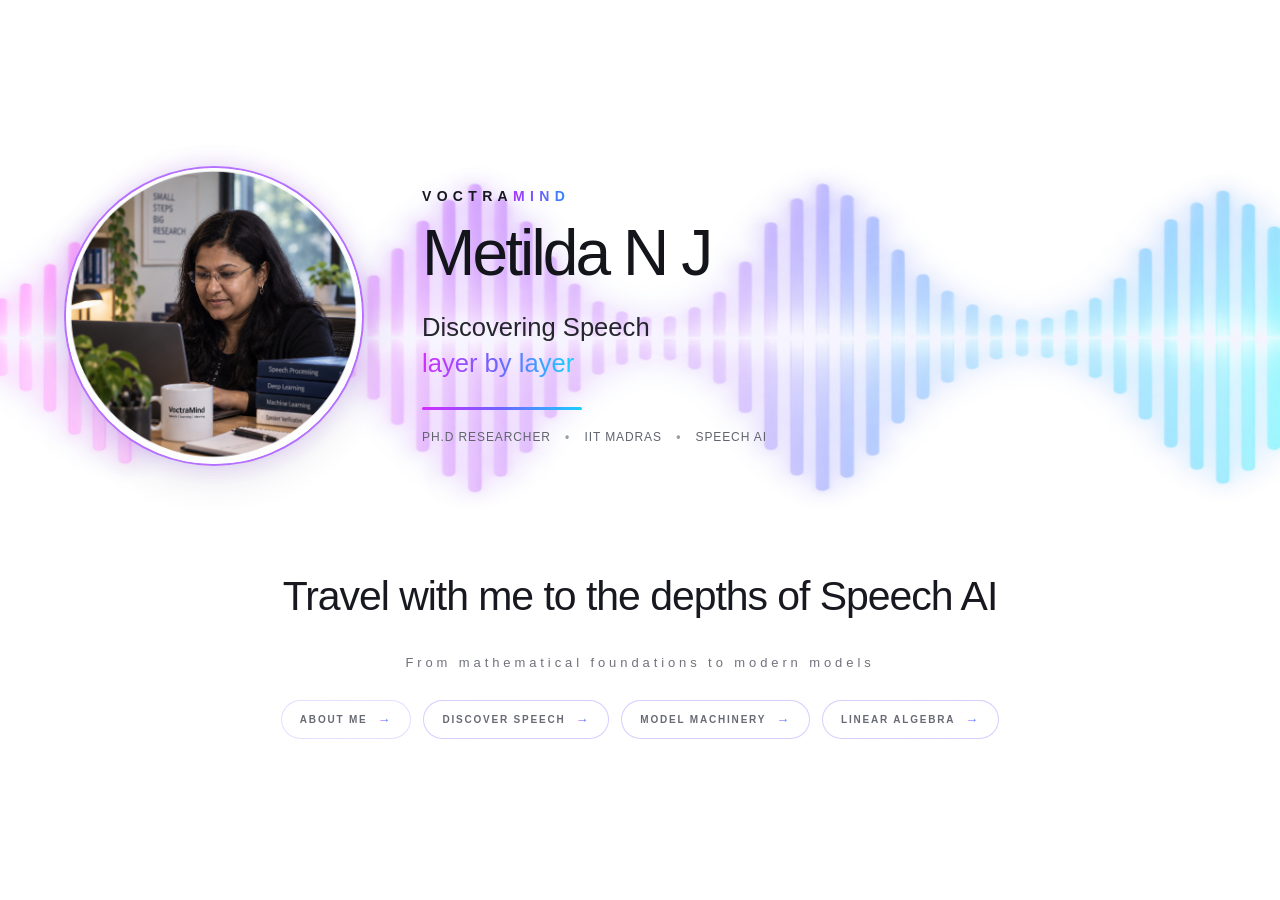
<file: index.html>
<!DOCTYPE html>
<html lang="en">
<head>
  <meta charset="UTF-8">
  <meta name="viewport" content="width=device-width, initial-scale=1.0">
  <title>VoctraMind — Speech AI</title>
  <link rel="stylesheet" href="style.css">
</head>

<body>
<main class="hero">

  <!-- Animated waveform background -->
  <div class="wave-layer" aria-hidden="true">
    <img src="wave_background.png" id="wave" alt="">
  </div>

  <!-- Soft white veil keeps text/portrait readable -->
  <div class="wave-soften" aria-hidden="true"></div>

  <div class="hero-content">

    <section class="identity">
      <div class="profile-frame">
        <img src="my_photo.png" alt="Profile photograph">
      </div>

      <div class="identity-copy">
        <div class="brand">VOCTRA<span>MIND</span></div>

        <h1>Metilda N J</h1>

        <p class="description">
          Discovering Speech<br>
	  <span>layer by layer</span>
          
        </p>

        <div class="gradient-line"></div>

        <p class="tags">
          PH.D RESEARCHER
          <b>•</b>
          IIT MADRAS
          <b>•</b>
          SPEECH AI
        </p>
      </div>
    </section>

    <section class="personal">
      <div class="personal-line">
        Travel with me to the depths of Speech AI <span></span>
      </div>

      <div class="roles">
        <span>From mathematical foundations to modern models</span>
      </div>

      <div class="hero-separator"></div>

    </section>

    <div class="hero-entry-buttons">
       <a href="about.html" class="about-button">
        ABOUT ME <span>→</span>
      </a>

      <a href="discover.html" class="mechanics-button">
        DISCOVER SPEECH
        <span>→</span>
      </a>


       <a href="mechanics.html" class="mechanics-button">
        MODEL MACHINERY <span>→</span>
      </a>

      <a href="linear-algebra.html" class="mechanics-button">
        LINEAR ALGEBRA <span>→</span>
      </a>





    </div>  

  </div>
</main>


<script src="script.js"></script>
</body>
</html>
</file>
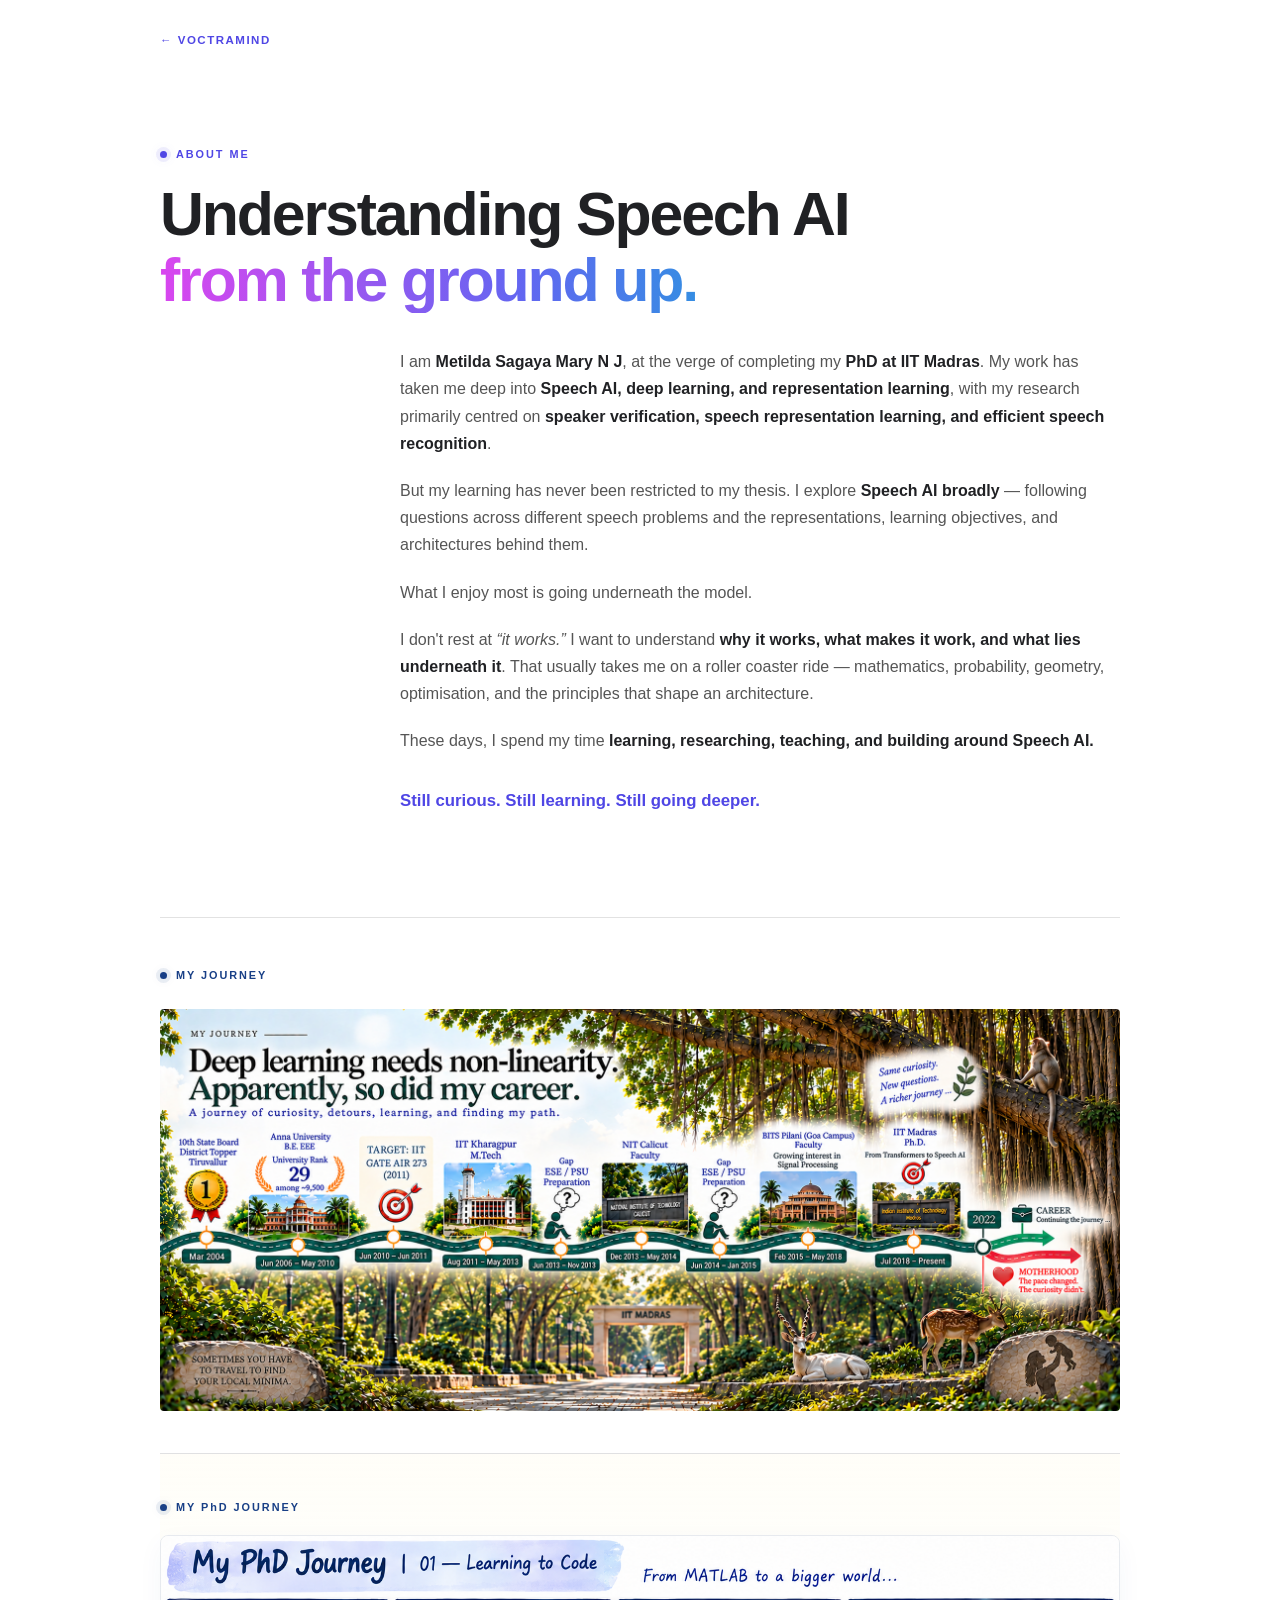
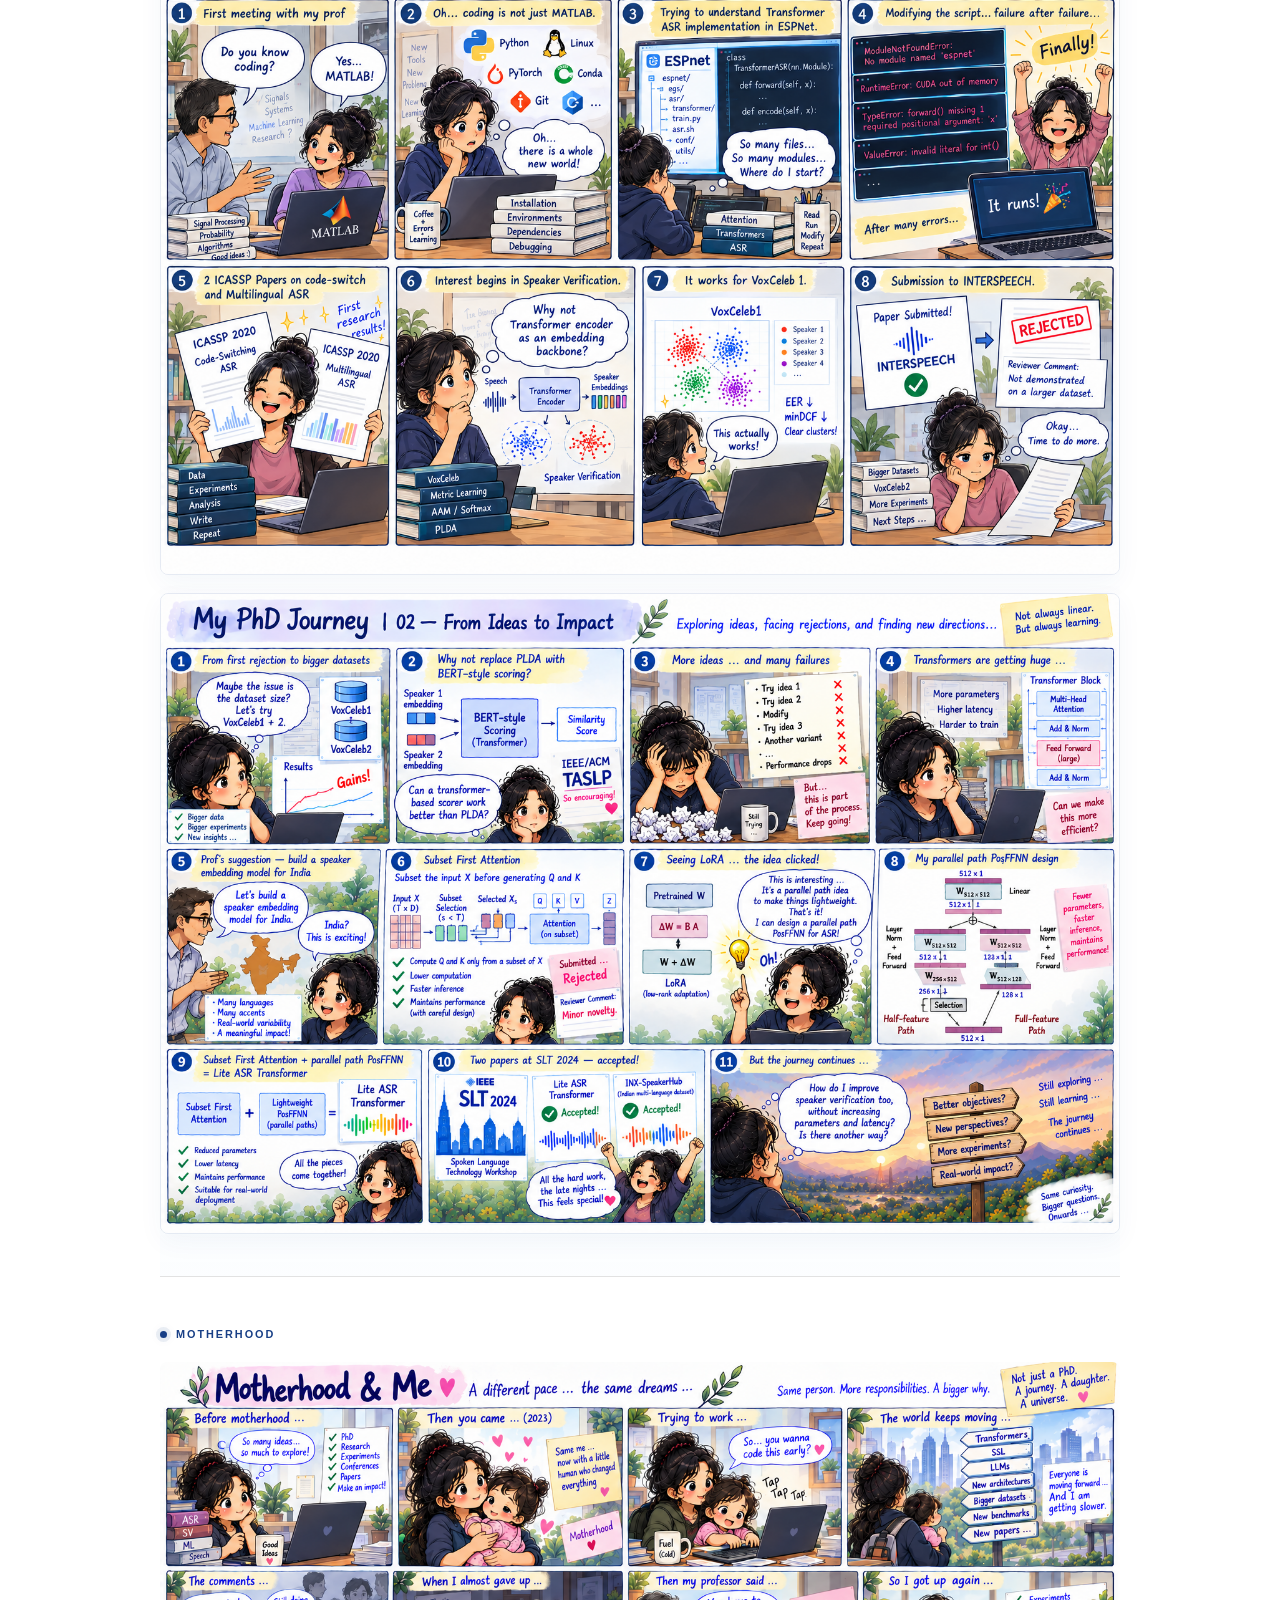
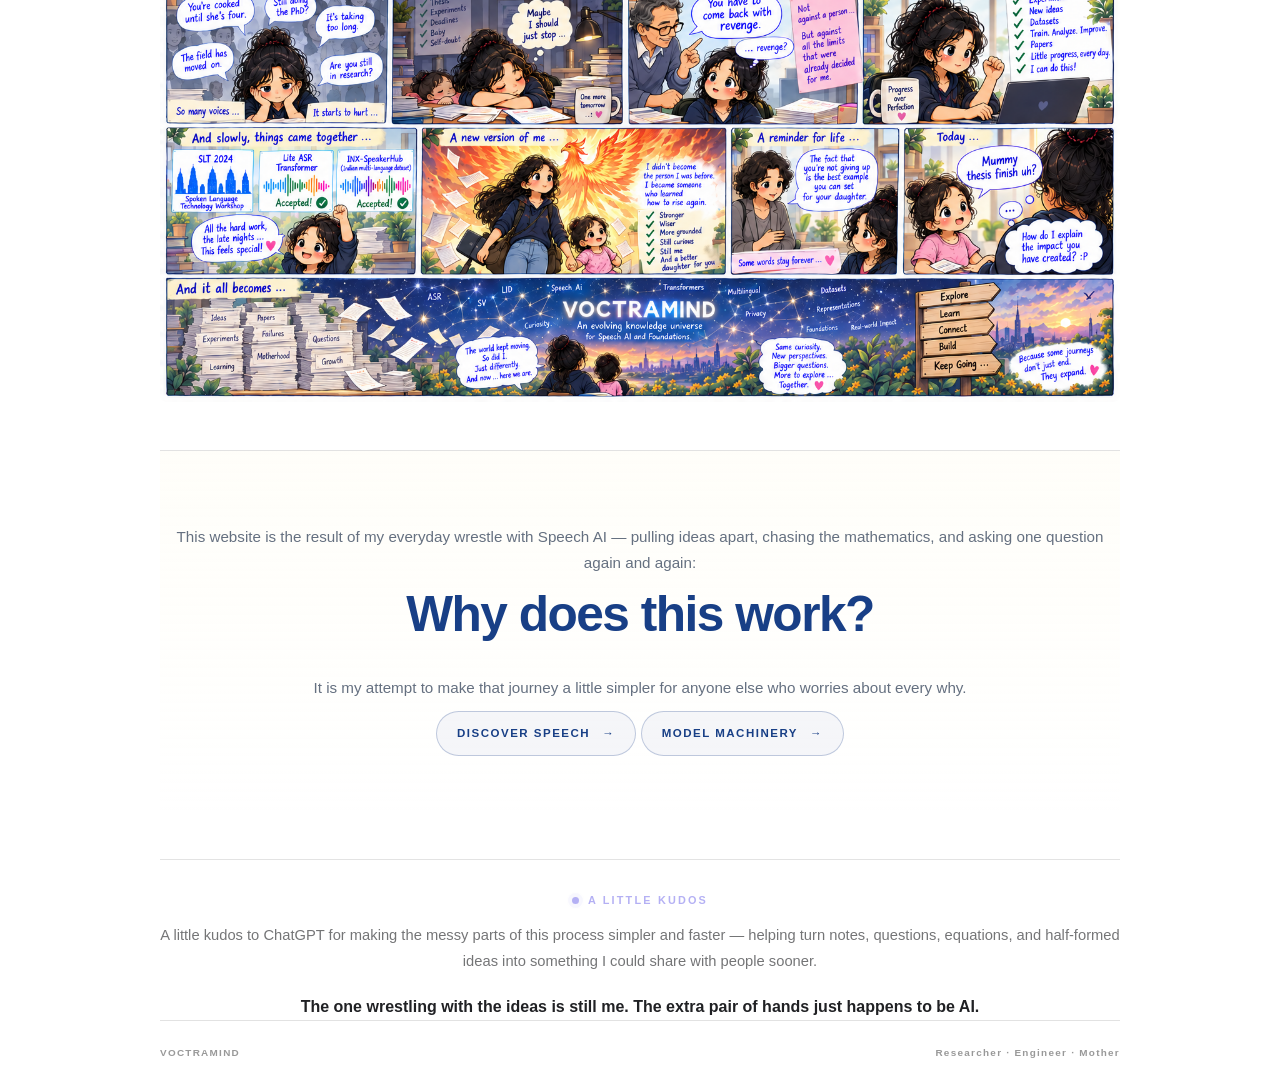
<file: about.html>
<!DOCTYPE html>
<html lang="en">
<head>
  <meta charset="UTF-8">
  <meta name="viewport" content="width=device-width, initial-scale=1.0">

  <title>About Me — VoctraMind</title>

  <link rel="stylesheet" href="about.css">
</head>

<body>

  <main class="about-page">

    <nav class="about-nav">
      <a href="index.html" class="back-link">← VOCTRAMIND</a>
    </nav>

    <!-- =====================================================
         HERO
    ====================================================== -->

    <section class="about-hero">

      <div class="section-label">ABOUT ME</div>

      <h1>
        Understanding Speech AI
        <span>from the ground up.</span>
      </h1>

      <div class="about-intro">
        <p>
          I am <strong>Metilda Sagaya Mary N J</strong>, at the verge of completing my <strong>PhD at IIT Madras</strong>.
          My work has taken me deep into <strong>Speech AI, deep learning,
          and representation learning</strong>, with my research primarily
          centred on <strong>speaker verification, speech representation
          learning, and efficient speech recognition</strong>.
        </p>

        <p>
          But my learning has never been restricted to my thesis. I explore
          <strong>Speech AI broadly</strong> — following questions across
          different speech problems and the representations, learning
          objectives, and architectures behind them.
        </p>

        <p>
          What I enjoy most is going underneath the model.
        </p>

        <p>
          I don't rest at <em>“it works.”</em> I want to understand
          <strong>why it works, what makes it work, and what lies underneath it</strong>.
          That usually takes me on a roller coaster ride — mathematics, probability,
          geometry, optimisation, and the principles that shape an architecture.
        </p>

        <p>
          These days, I spend my time
          <strong>learning, researching, teaching, and building around Speech AI.</strong>
        </p>

        <p class="closing-line">
          Still curious. Still learning. Still going deeper.
        </p>
      </div>

    </section>


    <!-- =====================================================
         MY JOURNEY
    ====================================================== -->

    <section class="about-section journey-visual-section" aria-label="My academic and career journey">

      <div class="section-label">MY JOURNEY</div>

      <div class="journey-figure">
        <img
          src="my_journey.png"
          alt="Visual timeline of my academic and career journey from 2004 through my IIT Madras PhD, with a parallel motherhood path beginning in 2022."
          loading="lazy"
        >
      </div>

    </section>


    <!-- =====================================================
         MY PhD JOURNEY
    ====================================================== -->

    <section class="about-section phd-comics-section" aria-label="My PhD Journey">

      <div class="section-label">MY PhD JOURNEY</div>

      <div class="phd-comics">
        <figure class="phd-comic">
          <img
            src="images/about/phd-journey-01.png"
            alt="My PhD Journey — 01, Learning to Code"
            loading="lazy"
          >
        </figure>

        <figure class="phd-comic">
          <img
            src="images/about/phd-journey-02.png"
            alt="My PhD Journey — 02, From Ideas to Impact"
            loading="lazy"
          >
        </figure>
      </div>

    </section>


    <!-- =====================================================
         MOTHERHOOD
    ====================================================== -->

    <section class="about-section motherhood-section" aria-label="Motherhood">

      <div class="section-label">MOTHERHOOD</div>

      <div class="motherhood-figure">
        <img
          src="motherhood_comic.png"
          alt="Motherhood and PhD journey comic"
          loading="lazy"
        >
      </div>

    </section>


    <!-- =====================================================
         CURIOSITY / TRANSITION
    ====================================================== -->

    <section class="about-end">

      <p>
        This website is the result of my everyday wrestle with Speech AI —
	pulling ideas apart, chasing the mathematics, and asking one question
	again and again:
      </p>

      <h2>
        Why does this work?
      </h2>

      <p>
        It is my attempt to make that journey a little simpler for anyone
	else who worries about every why.
      </p>

      <a href="discover.html" class="discover-button">
        DISCOVER SPEECH
        <span>→</span>
      </a>

<a href="mechanics.html" class="discover-button">
        MODEL MACHINERY
        <span>→</span>
      </a>


    </section>

    <section class="about-kudos">

      <div class="section-label">
        A LITTLE KUDOS
      </div>

      <p>
        A little kudos to ChatGPT for making the messy parts of this process simpler and faster — helping turn notes, questions,
        equations, and half-formed ideas into something I could share
        with people sooner.
      </p>

      <strong>
        The one wrestling with the ideas is still me.
        The extra pair of hands just happens to be AI.
      </strong>

      </section>


    <footer class="about-footer">

      <span>VOCTRAMIND</span>

      <span>
        Researcher · Engineer · Mother
      </span>

    </footer>

  </main>

</body>
</html>
</file>
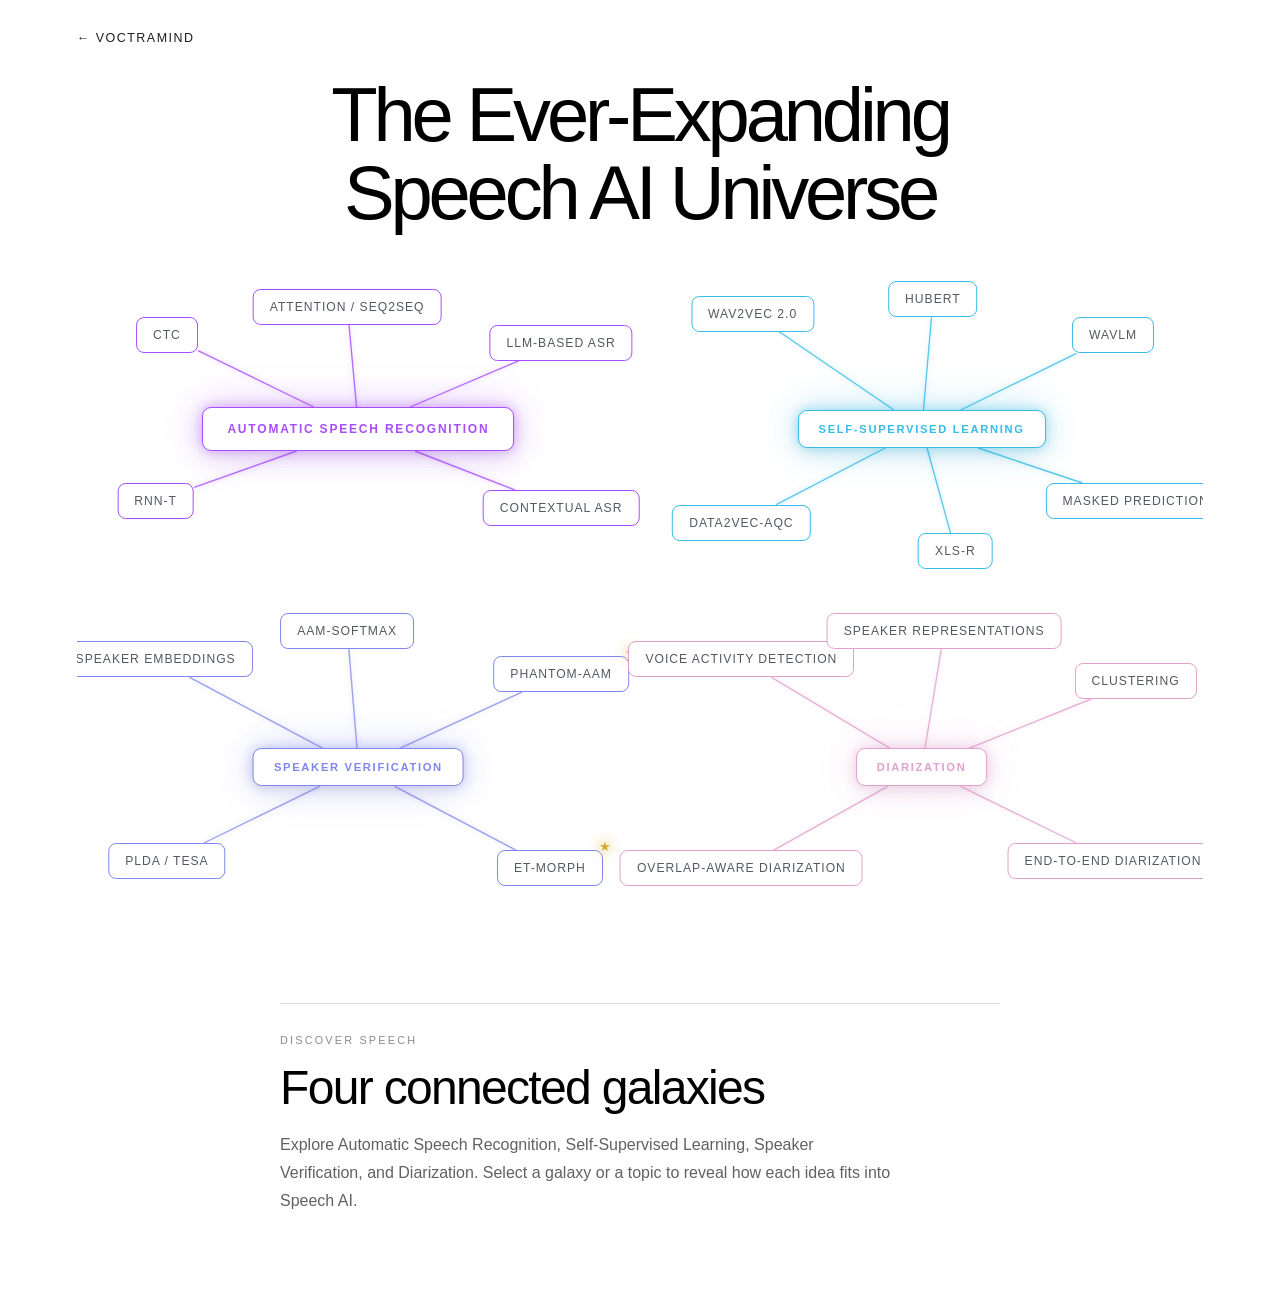
<file: discover.html>
<!DOCTYPE html>
<html lang="en">
<head>
  <meta charset="UTF-8">
  <meta name="viewport" content="width=device-width, initial-scale=1.0">
  <title>Discover Speech — VoctraMind</title>
  <link rel="stylesheet" href="discover.css">
</head>

<body>
  <main class="mechanics-page">

    <nav class="mechanics-nav">
      <a href="index.html">← VOCTRAMIND</a>
    </nav>

    <header class="mechanics-header">
      <h1>The Ever-Expanding Speech AI Universe</h1>
    </header>

    <section class="mechanics-web" aria-label="Discover Speech knowledge map">
      <svg id="mechanicsLines" aria-hidden="true"></svg>
      <div id="mechanicsNodes"></div>
    </section>

    <section class="mechanics-topic-panel" id="mechanicsTopicPanel">
      <div class="mechanics-topic-kicker" id="mechanicsTopicKicker">DISCOVER SPEECH</div>
      <h2 id="mechanicsTopicTitle">Four connected galaxies</h2>
      <p id="mechanicsTopicText">
        Explore Automatic Speech Recognition, Self-Supervised Learning, Speaker Verification,
        and Diarization. Select a galaxy or a topic to reveal how each idea fits into Speech AI.
      </p>
    </section>

  </main>

  <script src="discover.js"></script>
</body>
</html>
</file>
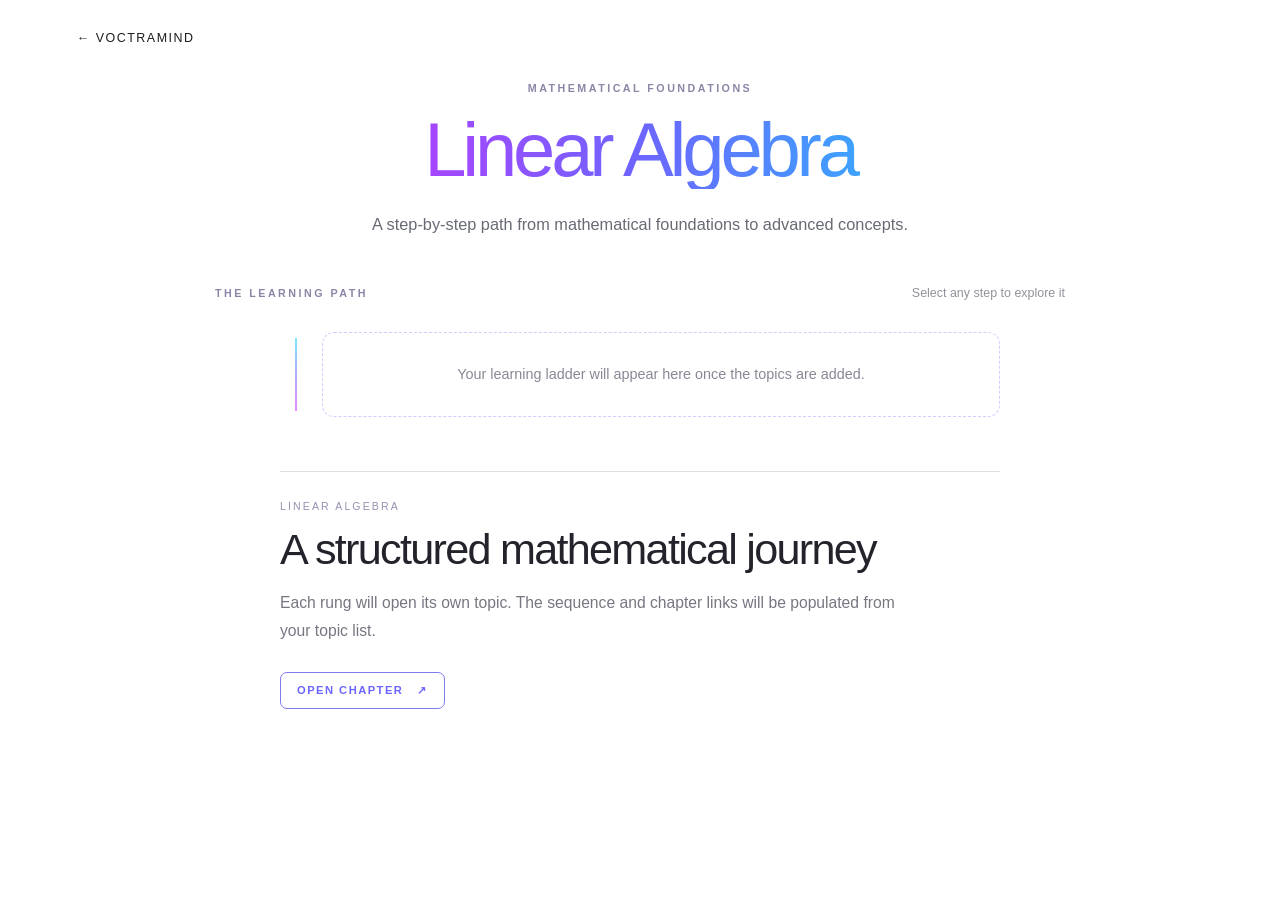
<file: linear-algebra.html>
<!DOCTYPE html>
<html lang="en">
<head>
  <meta charset="UTF-8">
  <meta name="viewport" content="width=device-width, initial-scale=1.0">
  <title>Linear Algebra — VoctraMind</title>
  <link rel="stylesheet" href="linear-algebra.css">
</head>
<body>
  <main class="la-page">
    <nav class="la-nav">
      <a href="index.html">← VOCTRAMIND</a>
    </nav>

    <header class="la-header">
      <div class="la-kicker">MATHEMATICAL FOUNDATIONS</div>
      <h1>Linear Algebra</h1>
      <p>A step-by-step path from mathematical foundations to advanced concepts.</p>
    </header>

    <section class="la-path-section" aria-label="Linear Algebra learning path">
      <div class="la-path-intro">
        <span class="la-path-label">THE LEARNING PATH</span>
        <span class="la-path-hint">Select any step to explore it</span>
      </div>
      <div class="la-path" id="linearAlgebraPath">
        <div class="la-empty-state">
          Your learning ladder will appear here once the topics are added.
        </div>
      </div>
    </section>

    <section class="la-topic-panel" id="laTopicPanel" aria-live="polite">
      <div class="la-topic-kicker" id="laTopicKicker">LINEAR ALGEBRA</div>
      <h2 id="laTopicTitle">A structured mathematical journey</h2>
      <p id="laTopicDescription">Each rung will open its own topic. The sequence and chapter links will be populated from your topic list.</p>
      <a class="la-open-topic" id="laTopicLink" href="#" hidden>OPEN CHAPTER <span aria-hidden="true">↗</span></a>
    </section>
  </main>

  <script src="linear-algebra.js"></script>
</body>
</html>
</file>
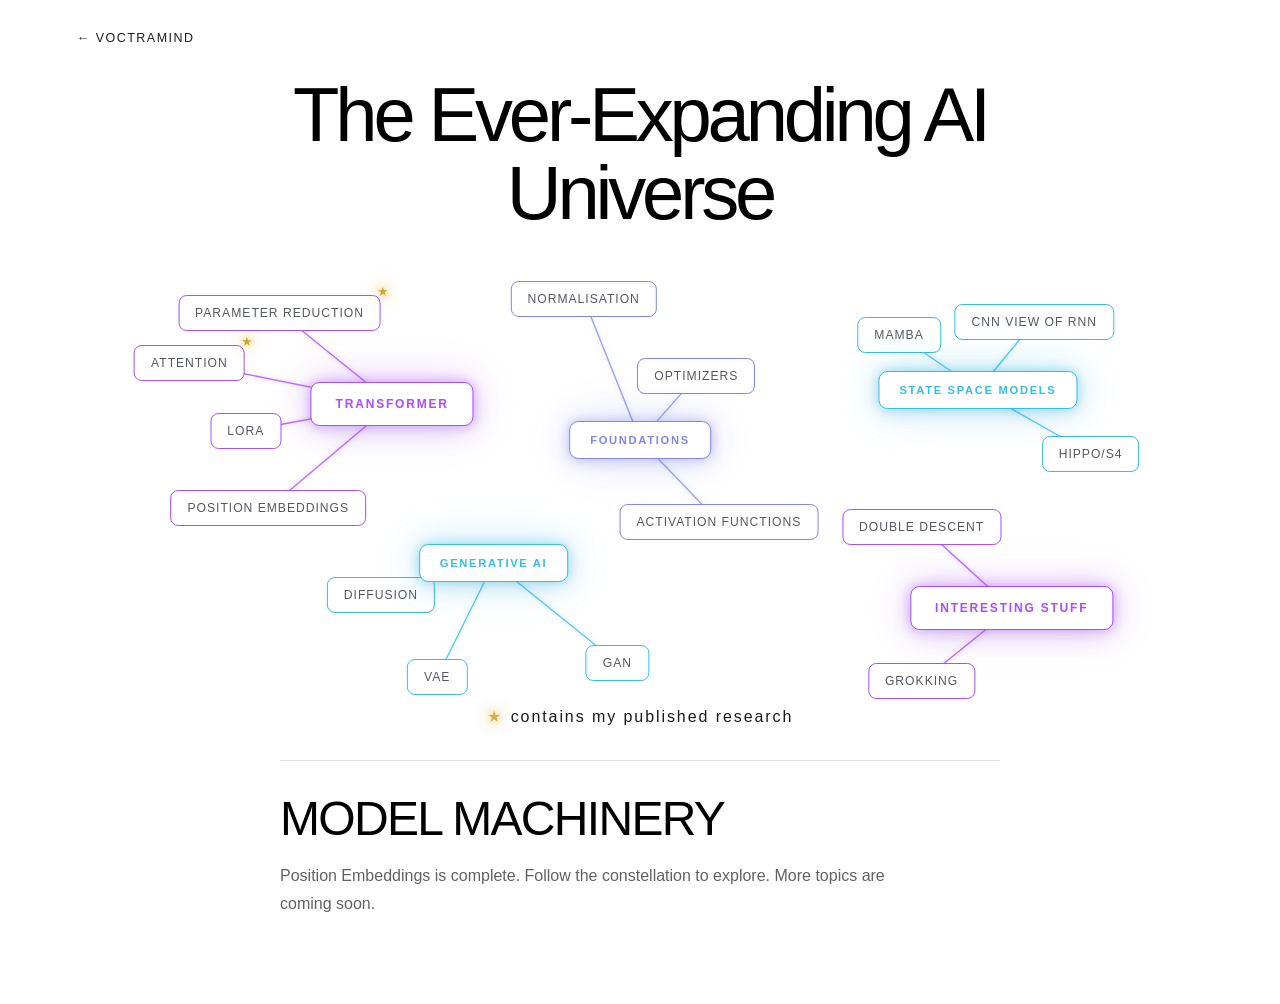
<file: mechanics.html>
<!DOCTYPE html>
<html lang="en">
<head>
  <meta charset="UTF-8">
  <meta name="viewport" content="width=device-width, initial-scale=1.0">
  <title>Model Mechanics — VoctraMind</title>
  <link rel="stylesheet" href="mechanics.css">
</head>

<body>
  <main class="mechanics-page">

    <nav class="mechanics-nav">
      <a href="index.html">← VOCTRAMIND</a>
    </nav>

    <header class="mechanics-header">
     

      <h1>
        The Ever-Expanding AI Universe
      </h1>

    </header>


    <!-- =========================
         MODEL MECHANICS KNOWLEDGE MAP
         ========================= -->

    <section
      class="mechanics-web"
      aria-label="Model Mechanics knowledge map"
    >

      <svg id="mechanicsLines" aria-hidden="true"></svg>

      <div id="mechanicsNodes"></div>

    </section>

      <!-- =========================
         MY RESEARCH BADGE
         ========================= -->


    <div
        class="research-legend">
        <span class="research-star">★</span>
        <span>contains my published research</span>
    </div>
    </div>



    <!-- =========================
         TOPIC INFORMATION PANEL
         ========================= -->

    <section class="mechanics-topic-panel" id="mechanicsTopicPanel">

   

      <h2 id="mechanicsTopicTitle">
       MODEL MACHINERY
      </h2>

      <p id="mechanicsTopicText">
        Position Embeddings is complete. Follow the constellation to explore. More topics are coming soon.
      </p>

    </section>


  </main>

  <script src="mechanics.js"></script>

</body>
</html>
</file>
<file: style.css>
*{box-sizing:border-box}

html,body{
  margin:0;
  min-height:100%;
  background:#fff;
}

body{
  color:#171821;
  font-family:Arial,Helvetica,sans-serif;
  overflow-x:hidden;
}

.hero{
  min-height:100vh;
  position:relative;
  overflow:hidden;
  background:#fff;
  padding:60px 0 55px;
}

/* =========================
   LIVING WAVEFORM
========================= */

.wave-layer{
  position:absolute;
  z-index:0;
  left:-9%;
  top:4%;
  width:118%;
  height:67vh;
  min-height:0;
  max-height:none;
  display:flex;
  align-items:center;
  justify-content:center;
  pointer-events:none;
  transform-origin:center center;
  will-change:transform,opacity;
}

.wave-layer img{
  display:block;

  width:100%;
  height:auto;

  max-width:none;

  transform:scaleY(0.70);
  transform-origin:center center;

  will-change:transform,filter;
}


.wave-soften{
  position:absolute;
  z-index:1;
  inset:0;
  pointer-events:none;
  background:
    radial-gradient(
      ellipse at center,
      rgba(255,255,255,.02) 0%,
      rgba(255,255,255,.00) 48%,
      rgba(255,255,255,.08) 100%
    );
}

/* =========================
   CONTENT
========================= */

.hero-content{
  width:min(1180px,90vw);
  min-height:calc(100vh - 115px);
  margin:0 auto;
  position:relative;
  z-index:5;
  display:flex;
  flex-direction:column;
  justify-content:center;
}

.identity{
  display:flex;
  align-items:center;
  gap:58px;
}

.profile-frame{
  width:300px;
  height:300px;
  flex:0 0 300px;
  border-radius:50%;
  overflow:hidden;
  background:#fff;
  border:2px solid rgba(154,57,255,.72);
  box-shadow:
    0 12px 38px rgba(55,45,110,.13),
    0 0 22px rgba(167,77,255,.20);
}

.profile-frame img{
  display:block;
  width:100%;
  height:100%;
  object-fit:cover;
  object-position:center 20%;
  border-radius:50%;
}

.identity-copy{
  max-width:700px;
}

.brand{
  margin-bottom:18px;
  font-size:14px;
  font-weight:700;
  letter-spacing:.38em;
  color:#171821;
}

.brand span{
  background:linear-gradient(90deg,#a735ff,#278fff);
  -webkit-background-clip:text;
  background-clip:text;
  color:transparent;
}

h1{
  margin:0;
  font-size:clamp(42px,5vw,68px);
  line-height:.98;
  font-weight:500;
  letter-spacing:-.045em;
  color:#14151b;
}

.description{
  margin:25px 0 0;
  font-size:clamp(20px,2vw,27px);
  line-height:1.4;
  color:#25262d;
}

.description span {
    background: linear-gradient(
        90deg,
        #d32dff,
        #6d65ff,
        #19cfff
    );

    -webkit-background-clip: text;
    background-clip: text;

    color: transparent;
}

.gradient-line{
  width:160px;
  height:3px;
  margin-top:26px;
  border-radius:3px;
  background:linear-gradient(90deg,#d32dff,#6d65ff,#19cfff);
}

.tags{
  margin:20px 0 0;
  font-size:12px;
  font-weight:500;
  letter-spacing:.075em;
  color:#62646d;
}

.tags b{
  margin:0 10px;
  color:#9a9ba3;
}

/* =========================
   PERSONAL
========================= */

.personal{
  margin-top:100px;
  text-align:center;
}

.personal-line{
  font-size:clamp(28px,3.2vw,43px);
  line-height:1.2;
  letter-spacing:-.025em;
  color:#181920;
}

.personal-line span{
  color:#f04491;
  font-size:1.15em;
}

.roles{
  display:flex;
  justify-content:center;
  align-items:center;
  gap:22px;
  margin-top:32px;
  font-size:13px;
  letter-spacing:.30em;
  color:#70727c;
}

.roles i{
  font-style:normal;
  color:#9a9ba3;
}



/* =========================
   HERO ENTRY BUTTONS
========================= */

.hero-entry-buttons{
  display:flex;
  justify-content:center;
  align-items:center;
  gap:12px;
  margin-top:30px;
}

.about-button,
.discover-button,.mechanics-button{
  display:inline-flex;
  align-items:center;
  gap:10px;

  padding:11px 18px;

  border:1px solid rgba(109,101,255,.20);
  border-radius:999px;

  background:rgba(255,255,255,.52);

  color:#686a75;
  text-decoration:none;

  font-size:10px;
  font-weight:600;
  letter-spacing:.18em;

  transition:
    color .25s ease,
    border-color .25s ease,
    box-shadow .25s ease,
    transform .25s ease;
}

.about-button span,
.discover-button span,.mechanics-button span{
  font-size:13px;

  background:linear-gradient(
    90deg,
    #d32dff,
    #6d65ff,
    #19cfff
  );

  -webkit-background-clip:text;
  background-clip:text;
  color:transparent;
}

.about-button:hover,
.discover-button:hover,.mechanics-button:hover{
  color:#555762;
  border-color:rgba(109,101,255,.38);
  box-shadow:0 0 22px rgba(109,101,255,.10);
  transform:translateY(-1px);
}

.discover-button{
  border-color:rgba(109,101,255,.30);
}
.mechanics-button{
  border-color:rgba(109,101,255,.30);
}

@media(max-width:800px){
  .hero-entry-buttons{
    flex-wrap:wrap;
    gap:10px;
  }
}



















/* =========================
   MOBILE
========================= */

@media(max-width:800px){
  .about-section{
    width:88vw;
    padding:90px 0 110px;
  }

  .about-section h2{
    margin-bottom:32px;
  }

  .about-section p{
    font-size:16px;
    line-height:1.75;
  }

  .hero{padding:40px 0 45px}

  .hero-content{
    width:90vw;
    min-height:auto;
  }

  .wave-layer{
    left:-38%;
    width:176%;
    height:55vh;
    min-height:300px;
    opacity:.7;
  }

  .identity{
    flex-direction:column;
    align-items:center;
    text-align:center;
    gap:30px;
  }

  .profile-frame{
    width:210px;
    height:210px;
    flex-basis:210px;
  }

  .identity-copy{max-width:100%}

  h1{font-size:38px}

  .gradient-line{
    margin-left:auto;
    margin-right:auto;
  }

  .tags{line-height:2}

  .personal{margin-top:75px}

  .roles{
    flex-wrap:wrap;
    gap:12px;
    letter-spacing:.20em;
  }

  .network{
    opacity:.30;
    transform:scale(.72);
  }

  .network-left{left:-55px}
  .network-right{right:-55px}
}

@media(prefers-reduced-motion:reduce){
  .wave-layer,
  .network{
    animation:none!important;
  }
}
</file>
<file: about.css>
/* =========================================================
   VOCTRAMIND — ABOUT
   Soft technical / research notebook aesthetic
   Indigo edition
   ========================================================= */

:root {
  --bg: #FFFFFF;
  --text: #202124;
  --muted: #777;
  --soft: #999;

  --indigo: #4F46E5;
  --indigo-light: #6366F1;

  --indigo-soft: rgba(79, 70, 229, 0.07);
  --indigo-line: rgba(79, 70, 229, 0.18);

  --border: rgba(32, 33, 36, 0.13);
  --white: rgba(255, 255, 255, 0.72);
}


/* =========================================================
   BASE
   ========================================================= */

* {
  box-sizing: border-box;
}

html {
  scroll-behavior: smooth;
}

body {
  margin: 0;

  background: #FFFFFF;

  color: #202124;

  font-family: Arial, "Helvetica Neue", Helvetica, sans-serif;

  font-size: 16px;
  line-height: 1.7;
}

a {
  color: inherit;
  text-decoration: none;
}

.about-page {
  width: min(960px, calc(100% - 44px));
  margin: 0 auto;
}


/* =========================================================
   NAV
   ========================================================= */

.about-nav {
  padding: 25px 0;
}

.back-link {
  display: inline-flex;
  align-items: center;
  gap: 8px;

  color: var(--indigo);

  font-size: 0.72rem;
  font-weight: 700;
  letter-spacing: 0.13em;

  transition:
    transform 0.2s ease,
    opacity 0.2s ease;
}

.back-link:hover {
  transform: translateX(-3px);
  opacity: 0.75;
}


/* =========================================================
   SECTION LABEL
   ========================================================= */

.section-label {
  display: inline-flex;
  align-items: center;
  gap: 9px;

  margin-bottom: 18px;

  color: var(--indigo);

  font-size: 0.68rem;
  font-weight: 750;
  letter-spacing: 0.18em;
}

.section-label::before {
  content: "";

  width: 7px;
  height: 7px;

  border-radius: 50%;

  background: var(--indigo);

  box-shadow:
    0 0 0 4px rgba(79, 70, 229, 0.08),
    0 0 12px rgba(91, 91, 214, 0.18);
}


/* =========================================================
   HERO / CURRENT ME
   ========================================================= */

.about-hero {
  position: relative;

  padding: 62px 0 82px;
}


.about-hero h1 {
  max-width: 720px;

  margin: 0 0 35px;

  font-size: clamp(2.25rem, 5vw, 3.8rem);
  line-height: 1.08;

  letter-spacing: -0.035em;

  font-weight: 650;
}

.about-hero h1 span {
  display: block;

  background: linear-gradient(90deg, #D946EF 0%, #6366F1 50%, #06B6D4 100%);
  -webkit-background-clip: text;
  -webkit-text-fill-color: transparent;
  background-clip: text;
  color: transparent;
}

.about-intro {
  max-width: 720px;
  margin-left: auto;
}

.about-intro p {
  margin: 0 0 20px;

  color: #555;

  font-size: 1rem;
}

.about-intro strong {
  color: #202124;
  font-weight: 650;
}

.closing-line {
  margin-top: 32px !important;

  color: #4F46E5 !important;

  font-size: 1.05rem !important;
  font-weight: 650;
}


/* =========================================================
   GENERAL SECTIONS
   ========================================================= */

.about-section {
  position: relative;

  padding: 76px 0;

  border-top: 1px solid var(--border);
}

.about-section h2 {
  max-width: 760px;

  margin: 0 0 38px;

  font-size: clamp(1.9rem, 4vw, 2.9rem);
  line-height: 1.12;

  letter-spacing: -0.025em;

  font-weight: 630;
}

.about-section h2 span {
  color: var(--indigo);
}

.story {
  max-width: 720px;
  margin-left: auto;
}

.story p {
  margin: 0 0 22px;

  color: #555;

  font-size: 0.99rem;
}

.story strong {
  color: #202124;
  font-weight: 650;
}


/* =========================================================
   QUOTES
   ========================================================= */

blockquote {
  margin: 38px 0;

  padding: 10px 0 10px 20px;

  border-left: 2px solid var(--indigo);

  color: var(--indigo);

  font-size: 1.15rem;
  line-height: 1.55;

  font-style: italic;
}


/* =========================================================
   JOURNEY
   ========================================================= */

.journey-section {
  position: relative;
}

.journey-section::before {
  content: "";

  position: absolute;

  left: -24px;
  top: 125px;
  bottom: 75px;

  width: 1px;

  background:
    linear-gradient(
      to bottom,
      transparent,
      var(--indigo-line),
      var(--indigo-line),
      transparent
    );
}

.journey-section blockquote {
  margin-top: 48px;

  font-size: 1.35rem;
}


/* =========================================================
   PHD
   ========================================================= */

.phd-section {
  background:
    radial-gradient(
      circle at 95% 18%,
      rgba(79, 70, 229, 0.035),
      transparent 23%
    );
}


/* =========================================================
   SUPERVISOR CARD
   ========================================================= */

.quote-card {
  max-width: 570px;

  margin: 42px 0 50px;

  padding: 26px 30px;

  background: var(--white);

  border: 1px solid var(--border);

  border-radius: 14px;

  box-shadow:
    0 12px 35px rgba(79, 70, 229, 0.045);

  backdrop-filter: blur(8px);
}

.quote-label {
  margin-bottom: 3px;

  color: var(--soft);

  font-size: 0.61rem;
  font-weight: 750;
  letter-spacing: 0.16em;
}

.quote-card blockquote {
  margin: 4px 0 17px;

  padding-left: 14px;

  font-size: 1.2rem;

  font-style: normal;

  color: #202124;
}

.quote-note {
  margin-bottom: 4px !important;

  color: var(--soft) !important;

  font-size: 0.85rem !important;
}

.quote-joke {
  margin: 0 !important;

  color: #4F46E5 !important;

  font-size: 0.9rem !important;
}


/* =========================================================
   MENTOR / RESEARCH FREEDOM
   ========================================================= */

.mentor-note {
  margin-top: 55px;
  padding: 32px 0;

  border-top: 1px solid var(--border);
  border-bottom: 1px solid var(--border);
}

.mentor-note blockquote {
  margin: 28px 0;

  font-size: 1.35rem;

  color: var(--indigo);
}


/* =========================================================
   PRETRAINED MODEL
   ========================================================= */

.phd-ending {
  margin-top: 65px;

  padding: 28px;

  text-align: center;

  border: 1px solid var(--indigo-line);

  border-radius: 14px;

  background:
    linear-gradient(
      135deg,
      rgba(79, 70, 229, 0.035),
      rgba(99, 102, 241, 0.025)
    );
}

.phd-ending p {
  margin-bottom: 10px;

  color: var(--soft);

  font-size: 0.85rem;
}

.model-joke {
  font-size: 1.35rem;
  line-height: 1.4;

  color: #202124;
}

.model-joke span {
  color: var(--indigo);
}


/* =========================================================
   ANOTHER LAYER
   ========================================================= */

.next-layer-section {
  padding-top: 90px;
  padding-bottom: 60px;
}

.daughter-line {
  max-width: 650px;

  font-size: 1.35rem !important;
  line-height: 1.45 !important;
}

.daughter-line strong {
  color: var(--indigo);
}

.pace-line {
  margin-top: 38px !important;

  color: #4F46E5 !important;

  font-size: 1.12rem !important;
}


/* =========================================================
   WHAT IT TAUGHT ME
   ========================================================= */

.lessons-section {
  padding-top: 60px;
}

.lessons-section .story {
  max-width: 700px;
}

.acceptance-line {
  margin-top: 35px !important;

  color: #4F46E5 !important;

  font-size: 1.25rem !important;
}


/* =========================================================
   FINAL TRANSITION
   ========================================================= */

.about-end {
  position: relative;

  padding: 105px 0 95px;

  text-align: center;

  border-top: 1px solid var(--border);
}


.about-end::before {
  left: 5%;
  top: 50%;
}

.about-end::after {
  right: 5%;
  top: 25%;
}

.about-end p {
  margin-bottom: 10px;

  color: var(--muted);

  font-size: 0.95rem;
}

.about-end h2 {
  margin: 0 auto 32px;

  font-size: clamp(1.9rem, 4vw, 3.1rem);
  line-height: 1.15;

  letter-spacing: -0.03em;

  font-weight: 620;

  color: #202124;
}


/* =========================================================
   DISCOVER BUTTON
   ========================================================= */

.discover-button {
  display: inline-flex;
  align-items: center;
  gap: 12px;

  padding: 12px 20px;

  border: 1px solid rgba(91, 91, 214, 0.30);

  border-radius: 999px;

  background: rgba(79, 70, 229, 0.045);

  color: var(--indigo);

  font-size: 0.72rem;
  font-weight: 750;
  letter-spacing: 0.13em;

  transition:
    background 0.22s ease,
    border-color 0.22s ease,
    transform 0.22s ease,
    box-shadow 0.22s ease;
}

.discover-button span {
  transition: transform 0.22s ease;
}

.discover-button:hover {
  background: rgba(79, 70, 229, 0.09);

  border-color: rgba(79, 70, 229, 0.50);

  transform: translateY(-2px);

  box-shadow:
    0 8px 24px rgba(79, 70, 229, 0.10);
}

.discover-button:hover span {
  transform: translateX(4px);
}


/* =========================================================
   FOOTER
   ========================================================= */

.about-footer {
  display: flex;
  justify-content: space-between;
  align-items: center;

  padding: 24px 0;

  border-top: 1px solid var(--border);

  color: var(--soft);

  font-size: 0.62rem;
  font-weight: 650;
  letter-spacing: 0.13em;
}

/* =========================================================
   KUDOS
   ========================================================= */

.about-kudos {
  max-width: 960px;

  margin: 45px auto 0;

  padding-top: 25px;

  border-top: 1px solid rgba(29, 29, 27, 0.12);

  text-align: center;
}

.about-kudos .section-label {
  margin-bottom: 12px;

  font-size: 0.68rem;

  letter-spacing: 0.2em;

  opacity: 0.42;
}

.about-kudos p {
  max-width: 960px;

  margin: 0 0 18px;

  font-size: 0.92rem;

  line-height: 1.8;

  opacity: 0.62;
}

.about-kudos p:last-child {
  margin-bottom: 0;

  opacity: 0.8;
}


/* =========================================================
   MOBILE
   ========================================================= */

@media (max-width: 760px) {

  .about-page {
    width: calc(100% - 30px);
  }

  .about-hero {
    padding: 48px 0 65px;
  }

  .about-hero h1 {
    font-size: 2.25rem;
  }

  .about-intro {
    margin-left: 0;
  }

  .about-section {
    padding: 62px 0;
  }

  .about-section h2 {
    font-size: 2rem;
  }

  .story {
    margin-left: 0;
  }

  .journey-section::before {
    display: none;
  }

  .quote-card {
    padding: 22px 23px;
  }

  .daughter-line {
    font-size: 1.2rem !important;
  }

  .about-end {
    padding: 80px 0;
  }

  .about-end::before,
  .about-end::after {
    display: none;
  }

  .about-footer {
    flex-direction: column;
    align-items: flex-start;
    gap: 8px;
  }
  .about-kudos {
  margin-top: 65px;
  padding-top: 32px;
  }

  .about-kudos p {
  font-size: 0.88rem;
  line-height: 1.75;
  }
}


/* =========================================================
   JOURNEY VISUAL
   ========================================================= */

.journey-visual-section {
  padding-top: 76px;
  padding-bottom: 76px;
}

.journey-visual-section .section-label {
  margin-bottom: 24px;
}

.journey-figure {
  width: 100%;
  margin: 0 auto;
  overflow: hidden;
  border-radius: 4px;
}

.journey-figure img {
  display: block;
  width: 100%;
  height: auto;
  border: 0;
}

@media (max-width: 760px) {
  .journey-visual-section {
    padding-top: 62px;
    padding-bottom: 62px;
  }

  .journey-figure {
    overflow-x: auto;
    -webkit-overflow-scrolling: touch;
  }

  .journey-figure img {
    width: 960px;
    max-width: none;
  }
}


/* =========================================================
   MOTHERHOOD COMIC
   Keep the wide comic visually contained rather than
   stretching it across the full About page.
   ========================================================= */

.motherhood-section {
  padding-top: 68px;
  padding-bottom: 78px;
}

.motherhood-section .section-label {
  margin-bottom: 26px;
}

.motherhood-figure {
  width: min(100%, 100%);
  margin: 0 auto;
  overflow: hidden;
  border-radius: 8px;
}

.motherhood-figure img {
  display: block;
  width: 100%;
  height: auto;
  border: 0;
}


/* ---------------------------------------------------------
   MOBILE
   Keep the comic readable without forcing horizontal
   scrolling.
   --------------------------------------------------------- */

@media (max-width: 760px) {

  .motherhood-section {
    padding-top: 58px;
    padding-bottom: 62px;
  }

  .motherhood-figure {
    width: 100%;
    overflow: hidden;
    border-radius: 5px;
  }

  .motherhood-figure img {
    width: 100%;
    height: auto;
  }

}


/* =========================================================
   MY PhD JOURNEY — TWO LOCKED COMICS
   ========================================================= */

.phd-comics-section {
  padding-top: 76px;
  padding-bottom: 78px;
}

.phd-comics-section .section-label {
  margin-bottom: 26px;
}

.phd-comics {
  display: flex;
  flex-direction: column;
  gap: 34px;
}

.phd-comic {
  width: 100%;
  margin: 0;
  overflow: hidden;
  border-radius: 8px;
}

.phd-comic img {
  display: block;
  width: 100%;
  height: auto;
  border: 0;
}

@media (max-width: 760px) {
  .phd-comics-section {
    padding-top: 58px;
    padding-bottom: 62px;
  }

  .phd-comics {
    gap: 24px;
  }

  .phd-comic {
    border-radius: 5px;
  }
}

/* =========================================================
   JOURNEY / COMICS — TIGHTER, COMIC-MATCHED RHYTHM
   ========================================================= */
body {
  background: #FFFFFF;
}

.journey-visual-section {
  padding-top: 42px;
  padding-bottom: 42px;
}

.journey-visual-section .section-label,
.phd-comics-section .section-label,
.motherhood-section .section-label {
  color: #183f86;
}

.journey-visual-section .section-label::before,
.phd-comics-section .section-label::before,
.motherhood-section .section-label::before {
  background: #183f86;
  box-shadow:
    0 0 0 4px rgba(24, 63, 134, 0.08),
    0 0 12px rgba(24, 63, 134, 0.14);
}

.phd-comics-section {
  padding-top: 38px;
  padding-bottom: 42px;
  background:
    linear-gradient(
      to bottom,
      rgba(255, 248, 218, 0.18),
      rgba(255, 255, 255, 0) 22%,
      rgba(236, 246, 255, 0.16) 100%
    );
}

.phd-comics-section .section-label {
  margin-bottom: 18px;
}

.phd-comics {
  gap: 18px;
}

.phd-comic {
  border: 1px solid rgba(24, 63, 134, 0.10);
  box-shadow: 0 8px 26px rgba(24, 63, 134, 0.045);
}

.motherhood-section {
  padding-top: 42px;
  padding-bottom: 48px;
}

.motherhood-section .section-label {
  margin-bottom: 18px;
}

.about-end {
  padding: 58px 0 58px;
  background:
    linear-gradient(
      to bottom,
      rgba(255, 248, 218, 0.16),
      rgba(252, 251, 247, 0)
    );
}

.about-end p {
  color: #657080;
}

.about-end h2 {
  color: #183f86;
}

.discover-button {
  border-color: rgba(24, 63, 134, 0.25);
  background: rgba(24, 63, 134, 0.045);
  color: #183f86;
}

.discover-button:hover {
  background: rgba(24, 63, 134, 0.08);
  border-color: rgba(24, 63, 134, 0.40);
}

@media (max-width: 760px) {
  .journey-visual-section {
    padding-top: 40px;
    padding-bottom: 40px;
  }

  .phd-comics-section {
    padding-top: 38px;
    padding-bottom: 42px;
  }

  .phd-comics {
    gap: 14px;
  }

  .motherhood-section {
    padding-top: 40px;
    padding-bottom: 46px;
  }

  .about-end {
    padding: 58px 0 58px;
  }
}
</file>
<file: discover.css>
* {
  box-sizing: border-box;
}

html,
body {
  margin: 0;
  padding: 0;
  min-height: 100%;
}

body {
  font-family: "Inter", "Helvetica Neue", Helvetica, Arial, sans-serif;
}
/* ================================
   PAGE
   ================================ */

.mechanics-page {
  min-height: 100vh;
  padding: 28px 6vw 70px;
}


/* ================================
   NAVIGATION
   ================================ */

.mechanics-nav {
  margin-bottom: 28px;
}

.mechanics-nav a {
  text-decoration: none;
  color: #1d1d1b;
  font-size: 0.78rem;
  letter-spacing: 0.12em;
  transition: opacity 0.25s ease;
}

.mechanics-nav a:hover {
  opacity: 0.55;
}


/* ================================
   HEADER
   ================================ */

.mechanics-header {
  max-width: 760px;
  margin: 30px auto 18px;
  text-align: center;
}

.mechanics-header .section-label {
  font-size: 11px;
  font-weight: 600;
  letter-spacing: 0.3em;
  color: #9a8da8;
  margin-bottom: 18px;
}

.mechanics-header h1 {
  margin: 0;
  font-size: clamp(46px, 6vw, 76px);
  line-height: 1.02;
  font-weight: 500;
  letter-spacing: -0.055em;
}

/* GLOBAL WEBSITE TITLE GRADIENT — UNCHANGED */

.mechanics-header h1 span {
  background: linear-gradient(
    90deg,
    #d32dff,
    #6d65ff,
    #19cfff
  );

  -webkit-background-clip: text;
  background-clip: text;
  color: transparent;
}

.mechanics-header p {
  margin: 24px auto 0;
  max-width: 590px;

  font-size: 17px;
  line-height: 1.7;

  color: #686a74;
}


/* ================================
   KNOWLEDGE MAP
   ================================ */

.mechanics-web {
  position: relative;
  width: 100%;
  min-height: 455px;
  margin-top: 4px;
  overflow: hidden;
}


/* ================================
   LAYERS
   ================================ */

#mechanicsLines {
  position: absolute;
  inset: 0;

  width: 100%;
  height: 100%;

  z-index: 1;
  pointer-events: none;
}

#mechanicsNodes {
  position: absolute;
  inset: 0;

  z-index: 2;
}


/* ================================
   CONNECTION LINES
   ALWAYS DARK / VISIBLE
   ================================ */

.mechanics-line {
  fill: none;

  stroke-width: 1.35;
  opacity: 0.82;

  vector-effect: non-scaling-stroke;

  transition: none;
}

/*
   Active does NOT become darker.
   This is deliberately identical to normal.
*/

.mechanics-line.active {
  opacity: 0.82;
  stroke-width: 1.35;
}


/* ================================
   TRANSFORMER LINES
   ================================ */

.mechanics-line.family-transformer {
  stroke: #a84dff;

  filter:
    drop-shadow(0 0 2px rgba(168, 77, 255, 0.30))
    drop-shadow(0 0 6px rgba(168, 77, 255, 0.12));
}

.mechanics-line.family-transformer.active {
  stroke: #a84dff;

  filter:
    drop-shadow(0 0 2px rgba(168, 77, 255, 0.30))
    drop-shadow(0 0 6px rgba(168, 77, 255, 0.12));
}


/* ================================
   SSM LINES
   ================================ */

.mechanics-line.family-ssm {
  stroke: #35bce8;

  filter:
    drop-shadow(0 0 2px rgba(53, 188, 232, 0.30))
    drop-shadow(0 0 6px rgba(53, 188, 232, 0.12));
}

.mechanics-line.family-ssm.active {
  stroke: #35bce8;

  filter:
    drop-shadow(0 0 2px rgba(53, 188, 232, 0.30))
    drop-shadow(0 0 6px rgba(53, 188, 232, 0.12));
}


/* ================================
   FOUNDATIONS LINES
   ================================ */

.mechanics-line.family-foundations {
  stroke: #858bea;

  filter:
    drop-shadow(0 0 2px rgba(133, 139, 234, 0.30))
    drop-shadow(0 0 6px rgba(133, 139, 234, 0.12));
}

.mechanics-line.family-foundations.active {
  stroke: #858bea;

  filter:
    drop-shadow(0 0 2px rgba(133, 139, 234, 0.30))
    drop-shadow(0 0 6px rgba(133, 139, 234, 0.12));
}


/* ================================
   GENERATIVE AI LINES
   ================================ */

.mechanics-line.family-generative {
  stroke: #e2a0ce;

  filter:
    drop-shadow(0 0 2px rgba(226, 160, 206, 0.30))
    drop-shadow(0 0 6px rgba(226, 160, 206, 0.12));
}

.mechanics-line.family-generative.active {
  stroke: #e2a0ce;

  filter:
    drop-shadow(0 0 2px rgba(226, 160, 206, 0.30))
    drop-shadow(0 0 6px rgba(226, 160, 206, 0.12));
}


/* ================================
   FAMILY VARIABLES
   ================================ */

.mechanics-node.family-transformer {
  --family-dark: #a84dff;
  --family-soft: #f7efff;
  --family-light: #fcf8ff;
  --family-border: rgba(168, 77, 255, 0.34);
}

.mechanics-node.family-ssm {
  --family-dark: #35bce8;
  --family-soft: #eefaff;
  --family-light: #f9fdff;
  --family-border: rgba(53, 188, 232, 0.34);
}

.mechanics-node.family-foundations {
  --family-dark: #7f86ed;
  --family-soft: #f1f2ff;
  --family-light: #fafaff;
  --family-border: rgba(127, 134, 237, 0.34);
}

.mechanics-node.family-generative {
  --family-dark: #e2a0ce;
  --family-soft: #fdf4fa;
  --family-light: #fffafd;
  --family-border: rgba(226, 160, 206, 0.34);
}


/* ================================
   BASE NODE
   ================================ */

.mechanics-node {
  position: absolute;

  transform: translate(-50%, -50%);

  display: block;
  width: max-content;

  padding: 10px 16px;

  appearance: none;
  -webkit-appearance: none;

  background: #fff;

  border: 1px solid var(--family-dark);
  border-radius: 8px;

  color: #555860;

  font-family: inherit;
  font-size: 0.76rem;
  letter-spacing: 0.08em;
  text-transform: uppercase;

  cursor: pointer;

  z-index: 2;

  transition:
    transform 0.3s ease,
    box-shadow 0.3s ease;
}


/* ================================
   CHILD / TOPIC NODES
   NO GLOW
   ================================ */

.mechanics-node.topic {
  background: #fff;

  border-color: var(--family-dark);

  color: #555860;

  box-shadow: none;
}
/* ================================
   PUBLISHED RESEARCH MARKER
   ================================ */

.mechanics-node.research-topic::after {
  content: "★";

  position: absolute;
  top: -10px;
  right: -10px;

  font-size: 0.8rem;
  line-height: 1;

  color: #d6a62c;

  text-shadow:
    0 0 2px #FFFFFF,
    0 0 5px #FFF4C4,
    0 0 9px #E8C75A,
    0 0 16px rgba(218, 178, 62, 0.85),
    0 0 26px rgba(190, 145, 35, 0.45);
  pointer-events: none;

  animation: researchStar 2.2s ease-in-out infinite;
}


/* ================================
   RESEARCH LEGEND STAR
   SAME CHROME-GOLD AS RESEARCH NODES
   ================================ */

.research-star {
  color: #d6a62c;

  text-shadow:
    0 0 2px #FFFFFF,
    0 0 5px #FFF4C4,
    0 0 9px #E8C75A,
    0 0 16px rgba(218, 178, 62, 0.85),
    0 0 26px rgba(190, 145, 35, 0.45);

  transform-origin: center;

  animation: researchStar 2.2s ease-in-out infinite;
}

/* ================================
   CHILD HOVER
   ================================ */

.mechanics-node.topic:hover {
  transform: translate(-50%, -50%) translateY(-2px);

  background: #fff;

  border-color: var(--family-dark);

  color: #1d1d1b;

  box-shadow: none;
}


/* ================================
   CHILD ACTIVE
   ================================ */

.mechanics-node.topic.active {
  background: #fff;

  border-color: var(--family-dark);

  color: #1d1d1b;

  box-shadow: none;
}

/* ================================
   FAMILY / CATEGORY PARENTS
   ================================ */

.mechanics-node.category {
  background: #fff;

  border: 1px solid var(--family-dark);

  color: var(--family-dark);

  padding: 12px 20px;

  border-radius: 9px;

  font-size: 0.70rem;
  font-weight: 600;
  letter-spacing: 0.15em;

  opacity: 1;

  z-index: 5;

  box-shadow:
    0 0 10px var(--family-border),
    0 0 28px var(--family-border),
    0 0 46px var(--family-border),
    0 6px 22px rgba(29, 29, 27, 0.045);
}


/* ================================
   TRANSFORMER PARENT
   ================================ */

.mechanics-node.family-transformer.category {
  padding: 14px 24px;

  font-size: 0.75rem;

  box-shadow:
    0 0 11px rgba(168, 77, 255, 0.40),
    0 0 30px rgba(168, 77, 255, 0.25),
    0 0 50px rgba(168, 77, 255, 0.13),
    0 7px 24px rgba(29, 29, 27, 0.055);
}


/* ================================
   SSM PARENT
   ================================ */

.mechanics-node.family-ssm.category {
  box-shadow:
    0 0 11px rgba(53, 188, 232, 0.40),
    0 0 30px rgba(53, 188, 232, 0.25),
    0 0 50px rgba(53, 188, 232, 0.13),
    0 6px 22px rgba(29, 29, 27, 0.045);
}


/* ================================
   FOUNDATIONS PARENT
   ================================ */

.mechanics-node.family-foundations.category {
  box-shadow:
    0 0 11px rgba(127, 134, 237, 0.38),
    0 0 30px rgba(127, 134, 237, 0.23),
    0 0 50px rgba(127, 134, 237, 0.12),
    0 6px 22px rgba(29, 29, 27, 0.045);
}


/* ================================
   GENERATIVE AI PARENT
   ================================ */

.mechanics-node.family-generative.category {
  box-shadow:
    0 0 11px rgba(226, 160, 206, 0.38),
    0 0 30px rgba(226, 160, 206, 0.23),
    0 0 50px rgba(226, 160, 206, 0.12),
    0 6px 22px rgba(29, 29, 27, 0.045);
}


/* ================================
   PARENTS — NO HOVER EFFECT
   ================================ */

/*
   Explicitly cancel hover behaviour.
   Clicking/hovering the parent produces
   exactly the same visual appearance.
*/

.mechanics-node.category:hover,
.mechanics-node.category.active {
  transform: translate(-50%, -50%);

  background: #fff;

  border-color: var(--family-dark);

  color: var(--family-dark);
}


/* ================================
   TOPIC PANEL
   ================================ */

.mechanics-topic-panel {
  max-width: 720px;
  margin: 34px auto 0;
  padding: 30px 0 0;

  border-top: 1px solid rgba(29, 29, 27, 0.14);
}

.mechanics-topic-kicker {
  font-size: 0.68rem;
  letter-spacing: 0.2em;
  opacity: 0.45;
  margin-bottom: 14px;
}

.mechanics-topic-panel h2 {
  margin: 0;

  font-size: clamp(1.8rem, 4vw, 3rem);
  font-weight: 400;
  letter-spacing: -0.035em;
}

.mechanics-topic-panel p {
  max-width: 620px;
  margin-top: 16px;

  font-size: 1rem;
  line-height: 1.75;
  opacity: 0.62;
}





/* ================================
   RESEARCH LEGEND
   ================================ */

.research-legend {
  display: flex;
  align-items: center;
  justify-content: center;

  gap: 8px;

  margin-top: 3px;

  font-size: 1rem;
  letter-spacing: 0.12em;

  opacity: 0.9;
}


/* ================================
   MOBILE
   ================================ */

@media (max-width: 800px) {

  .mechanics-page {
    padding: 24px 6vw 60px;
  }

  .mechanics-nav {
    margin-bottom: 38px;
  }

  .mechanics-header {
    margin-top: 24px;
    margin-bottom: 30px;
  }

  .mechanics-web {
    min-height: 600px;
  }

  .mechanics-node {
    font-size: 0.68rem;
    padding: 9px 12px;
  }

  .mechanics-node.category {
    padding: 10px 15px;
    font-size: 0.64rem;
  }

  .mechanics-node.family-transformer.category {
    padding: 12px 18px;
  }
}


@media (max-width: 520px) {

  .mechanics-header h1 {
    font-size: 3.2rem;
  }

  .mechanics-web {
    min-height: 700px;
  }

  .mechanics-topic-panel {
    margin-top: 30px;
  }
}


/* =========================================================
   DISCOVER SPEECH — SAME MODEL MECHANICS DESIGN SYSTEM
   Layout sizing only; the visual language above is unchanged.
   ========================================================= */
.mechanics-web {
  min-height: 720px;
}

@media (max-width: 800px) {
  .mechanics-web {
    min-height: 1040px;
  }
}

@media (max-width: 520px) {
  .mechanics-web {
    min-height: 1260px;
  }
}

@media (max-width: 800px) {
  .mechanics-node { max-width: 46vw; white-space: normal; text-align: center; }
  .mechanics-node.category { max-width: 54vw; }
}
</file>
<file: linear-algebra.css>
* { box-sizing: border-box; }
html, body { margin: 0; padding: 0; min-height: 100%; }
body {
  font-family: "Inter", "Helvetica Neue", Helvetica, Arial, sans-serif;
  color: #24232b;
  background: #fff;
}
.la-page { min-height: 100vh; padding: 28px 6vw 76px; }
.la-nav { margin-bottom: 30px; }
.la-nav a {
  color: #1d1d1b; text-decoration: none; font-size: .78rem;
  letter-spacing: .12em; transition: opacity .2s ease;
}
.la-nav a:hover { opacity: .55; }
.la-header { max-width: 760px; margin: 36px auto 48px; text-align: center; }
.la-kicker, .la-path-label {
  color: #8b86a6; font-size: .67rem; font-weight: 600;
  letter-spacing: .23em;
}
.la-header h1 {
  margin: 17px 0 0; font-size: clamp(46px, 6vw, 76px);
  line-height: 1.02; font-weight: 500; letter-spacing: -.055em;
  background: linear-gradient(90deg, #d32dff, #6d65ff, #19cfff);
  -webkit-background-clip: text; background-clip: text; color: transparent;
}
.la-header p {
  max-width: 590px; margin: 22px auto 0; color: #686a74;
  font-size: 1.02rem; line-height: 1.7;
}
.la-path-section { max-width: 850px; margin: 0 auto; }
.la-path-intro {
  display: flex; align-items: center; justify-content: space-between;
  gap: 16px; margin-bottom: 24px;
}
.la-path-hint { color: #92919a; font-size: .78rem; }
.la-path {
  position: relative; width: 100%; max-width: 720px;
  margin: 0 auto; padding: 8px 0 12px 42px;
}
.la-path::before {
  content: ""; position: absolute; left: 15px; top: 14px; bottom: 18px;
  width: 2px; background: linear-gradient(180deg, #19cfff 0%, #6d65ff 52%, #d32dff 100%);
  opacity: .55;
}
.la-step {
  position: relative; display: flex; align-items: center; gap: 18px;
  width: 100%; min-height: 78px; margin: 0 0 14px; padding: 15px 20px;
  text-align: left; border: 1px solid rgba(109,101,255,.22);
  border-radius: 11px; background: #fff; color: #45434e;
  font: inherit; cursor: pointer;
  transition: border-color .22s ease, transform .22s ease, box-shadow .22s ease;
}
.la-step::before {
  content: ""; position: absolute; left: -35px; top: 50%;
  width: 12px; height: 12px; border-radius: 50%;
  transform: translateY(-50%); background: #fff;
  border: 2px solid #8c86ed; z-index: 1;
}
.la-step:hover { transform: translateX(3px); border-color: #8b82ff; }
.la-step.is-active {
  border-color: #6d65ff;
  box-shadow: 0 7px 24px rgba(109,101,255,.10);
  background: linear-gradient(100deg, #fcfbff, #fff);
}
.la-step.is-active::before { background: #6d65ff; box-shadow: 0 0 0 4px rgba(109,101,255,.12); }
.la-step-number {
  flex: 0 0 34px; color: #9b96bd; font-size: .72rem;
  letter-spacing: .08em; font-weight: 600;
}
.la-step-copy { display: flex; flex-direction: column; gap: 5px; }
.la-step-title { font-size: .96rem; font-weight: 600; letter-spacing: .01em; }
.la-step-subtitle { color: #92909b; font-size: .78rem; line-height: 1.45; }
.la-step-mark { margin-left: auto; color: #8b82ed; font-size: 1.1rem; }
.la-empty-state {
  padding: 30px 24px; border: 1px dashed rgba(109,101,255,.32);
  border-radius: 12px; color: #898795; text-align: center;
  font-size: .9rem; line-height: 1.6;
}
.la-topic-panel {
  max-width: 720px; margin: 42px auto 0; padding: 28px 0 0;
  border-top: 1px solid rgba(29,29,27,.14);
}
.la-topic-kicker { margin-bottom: 13px; color: #9691b0; font-size: .66rem; letter-spacing: .2em; }
.la-topic-panel h2 {
  margin: 0; font-size: clamp(1.7rem, 4vw, 2.7rem);
  font-weight: 400; letter-spacing: -.04em;
}
.la-topic-panel p { max-width: 620px; margin-top: 15px; color: #777681; font-size: .98rem; line-height: 1.75; }
.la-open-topic {
  display: inline-flex; align-items: center; gap: 14px; margin-top: 12px;
  padding: 11px 16px; border: 1px solid #8179ef; border-radius: 7px;
  color: #6d65ff; text-decoration: none; font-size: .7rem;
  font-weight: 600; letter-spacing: .13em;
}
.la-open-topic:hover { background: #f8f7ff; }
@media (max-width: 600px) {
  .la-page { padding: 24px 6vw 58px; }
  .la-header { margin: 28px auto 38px; }
  .la-path { padding-left: 35px; }
  .la-path::before { left: 12px; }
  .la-step { gap: 12px; padding: 13px 14px; }
  .la-step::before { left: -29px; }
  .la-step-title { font-size: .88rem; }
  .la-path-intro { align-items: flex-start; flex-direction: column; gap: 8px; }
}
</file>
<file: mechanics.css>
* {
  box-sizing: border-box;
}

html,
body {
  margin: 0;
  padding: 0;
  min-height: 100%;
}

body {
  font-family: "Inter", "Helvetica Neue", Helvetica, Arial, sans-serif;
}
/* ================================
   PAGE
   ================================ */

.mechanics-page {
  min-height: 100vh;
  padding: 28px 6vw 70px;
}


/* ================================
   NAVIGATION
   ================================ */

.mechanics-nav {
  margin-bottom: 28px;
}

.mechanics-nav a {
  text-decoration: none;
  color: #1d1d1b;
  font-size: 0.78rem;
  letter-spacing: 0.12em;
  transition: opacity 0.25s ease;
}

.mechanics-nav a:hover {
  opacity: 0.55;
}


/* ================================
   HEADER
   ================================ */

.mechanics-header {
  max-width: 760px;
  margin: 30px auto 18px;
  text-align: center;
}

.mechanics-header .section-label {
  font-size: 11px;
  font-weight: 600;
  letter-spacing: 0.3em;
  color: #9a8da8;
  margin-bottom: 18px;
}

.mechanics-header h1 {
  margin: 0;
  font-size: clamp(46px, 6vw, 76px);
  line-height: 1.02;
  font-weight: 500;
  letter-spacing: -0.055em;
}

/* GLOBAL WEBSITE TITLE GRADIENT — UNCHANGED */

.mechanics-header h1 span {
  background: linear-gradient(
    90deg,
    #d32dff,
    #6d65ff,
    #19cfff
  );

  -webkit-background-clip: text;
  background-clip: text;
  color: transparent;
}

.mechanics-header p {
  margin: 24px auto 0;
  max-width: 590px;

  font-size: 17px;
  line-height: 1.7;

  color: #686a74;
}


/* ================================
   KNOWLEDGE MAP
   ================================ */

.mechanics-web {
  position: relative;
  width: 100%;
  min-height: 455px;
  margin-top: 4px;
  overflow: hidden;
}


/* ================================
   LAYERS
   ================================ */

#mechanicsLines {
  position: absolute;
  inset: 0;

  width: 100%;
  height: 100%;

  z-index: 1;
  pointer-events: none;
}

#mechanicsNodes {
  position: absolute;
  inset: 0;

  z-index: 2;
}


/* ================================
   CONNECTION LINES
   ALWAYS DARK / VISIBLE
   ================================ */

.mechanics-line {
  fill: none;

  stroke-width: 1.35;
  opacity: 0.82;

  vector-effect: non-scaling-stroke;

  transition: none;
}

/*
   Active does NOT become darker.
   This is deliberately identical to normal.
*/

.mechanics-line.active {
  opacity: 0.82;
  stroke-width: 1.35;
}


/* ================================
   TRANSFORMER LINES
   ================================ */

.mechanics-line.family-transformer {
  stroke: #a84dff;

  filter:
    drop-shadow(0 0 2px rgba(168, 77, 255, 0.30))
    drop-shadow(0 0 6px rgba(168, 77, 255, 0.12));
}

.mechanics-line.family-transformer.active {
  stroke: #a84dff;

  filter:
    drop-shadow(0 0 2px rgba(168, 77, 255, 0.30))
    drop-shadow(0 0 6px rgba(168, 77, 255, 0.12));
}


/* ================================
   SSM LINES
   ================================ */

.mechanics-line.family-ssm {
  stroke: #35bce8;

  filter:
    drop-shadow(0 0 2px rgba(53, 188, 232, 0.30))
    drop-shadow(0 0 6px rgba(53, 188, 232, 0.12));
}

.mechanics-line.family-ssm.active {
  stroke: #35bce8;

  filter:
    drop-shadow(0 0 2px rgba(53, 188, 232, 0.30))
    drop-shadow(0 0 6px rgba(53, 188, 232, 0.12));
}


/* ================================
   FOUNDATIONS LINES
   ================================ */

.mechanics-line.family-foundations {
  stroke: #858bea;

  filter:
    drop-shadow(0 0 2px rgba(133, 139, 234, 0.30))
    drop-shadow(0 0 6px rgba(133, 139, 234, 0.12));
}

.mechanics-line.family-foundations.active {
  stroke: #858bea;

  filter:
    drop-shadow(0 0 2px rgba(133, 139, 234, 0.30))
    drop-shadow(0 0 6px rgba(133, 139, 234, 0.12));
}


/* ================================
   GENERATIVE AI LINES
   ================================ */

.mechanics-line.family-generative {
  stroke: #e2a0ce;

  filter:
    drop-shadow(0 0 2px rgba(226, 160, 206, 0.30))
    drop-shadow(0 0 6px rgba(226, 160, 206, 0.12));
}

.mechanics-line.family-generative.active {
  stroke: #e2a0ce;

  filter:
    drop-shadow(0 0 2px rgba(226, 160, 206, 0.30))
    drop-shadow(0 0 6px rgba(226, 160, 206, 0.12));
}


/* ================================
   FAMILY VARIABLES
   ================================ */

.mechanics-node.family-transformer {
  --family-dark: #a84dff;
  --family-soft: #f7efff;
  --family-light: #fcf8ff;
  --family-border: rgba(168, 77, 255, 0.34);
}

.mechanics-node.family-ssm {
  --family-dark: #35bce8;
  --family-soft: #eefaff;
  --family-light: #f9fdff;
  --family-border: rgba(53, 188, 232, 0.34);
}

.mechanics-node.family-foundations {
  --family-dark: #7f86ed;
  --family-soft: #f1f2ff;
  --family-light: #fafaff;
  --family-border: rgba(127, 134, 237, 0.34);
}

.mechanics-node.family-generative {
  --family-dark: #e2a0ce;
  --family-soft: #fdf4fa;
  --family-light: #fffafd;
  --family-border: rgba(226, 160, 206, 0.34);
}


/* ================================
   BASE NODE
   ================================ */

.mechanics-node {
  position: absolute;

  transform: translate(-50%, -50%);

  display: block;
  width: max-content;

  padding: 10px 16px;

  appearance: none;
  -webkit-appearance: none;

  background: #fff;

  border: 1px solid var(--family-dark);
  border-radius: 8px;

  color: #555860;

  font-family: inherit;
  font-size: 0.76rem;
  letter-spacing: 0.08em;
  text-transform: uppercase;

  cursor: pointer;

  z-index: 2;

  transition:
    transform 0.3s ease,
    box-shadow 0.3s ease;
}


/* ================================
   CHILD / TOPIC NODES
   NO GLOW
   ================================ */

.mechanics-node.topic {
  background: #fff;

  border-color: var(--family-dark);

  color: #555860;

  box-shadow: none;
}
/* ================================
   PUBLISHED RESEARCH MARKER
   ================================ */

.mechanics-node.research-topic::after {
  content: "★";

  position: absolute;
  top: -10px;
  right: -10px;

  font-size: 0.8rem;
  line-height: 1;

  color: #d6a62c;

  text-shadow:
    0 0 2px #FFFFFF,
    0 0 5px #FFF4C4,
    0 0 9px #E8C75A,
    0 0 16px rgba(218, 178, 62, 0.85),
    0 0 26px rgba(190, 145, 35, 0.45);
  pointer-events: none;

  animation: researchStar 2.2s ease-in-out infinite;
}


/* ================================
   RESEARCH LEGEND STAR
   SAME CHROME-GOLD AS RESEARCH NODES
   ================================ */

.research-star {
  color: #d6a62c;

  text-shadow:
    0 0 2px #FFFFFF,
    0 0 5px #FFF4C4,
    0 0 9px #E8C75A,
    0 0 16px rgba(218, 178, 62, 0.85),
    0 0 26px rgba(190, 145, 35, 0.45);

  transform-origin: center;

  animation: researchStar 2.2s ease-in-out infinite;
}

/* ================================
   CHILD HOVER
   ================================ */

.mechanics-node.topic:hover {
  transform: translate(-50%, -50%) translateY(-2px);

  background: #fff;

  border-color: var(--family-dark);

  color: #1d1d1b;

  box-shadow: none;
}


/* ================================
   CHILD ACTIVE
   ================================ */

.mechanics-node.topic.active {
  background: #fff;

  border-color: var(--family-dark);

  color: #1d1d1b;

  box-shadow: none;
}

/* ================================
   FAMILY / CATEGORY PARENTS
   ================================ */

.mechanics-node.category {
  background: #fff;

  border: 1px solid var(--family-dark);

  color: var(--family-dark);

  padding: 12px 20px;

  border-radius: 9px;

  font-size: 0.70rem;
  font-weight: 600;
  letter-spacing: 0.15em;

  opacity: 1;

  z-index: 5;

  box-shadow:
    0 0 10px var(--family-border),
    0 0 28px var(--family-border),
    0 0 46px var(--family-border),
    0 6px 22px rgba(29, 29, 27, 0.045);
}


/* ================================
   TRANSFORMER PARENT
   ================================ */

.mechanics-node.family-transformer.category {
  padding: 14px 24px;

  font-size: 0.75rem;

  box-shadow:
    0 0 11px rgba(168, 77, 255, 0.40),
    0 0 30px rgba(168, 77, 255, 0.25),
    0 0 50px rgba(168, 77, 255, 0.13),
    0 7px 24px rgba(29, 29, 27, 0.055);
}


/* ================================
   SSM PARENT
   ================================ */

.mechanics-node.family-ssm.category {
  box-shadow:
    0 0 11px rgba(53, 188, 232, 0.40),
    0 0 30px rgba(53, 188, 232, 0.25),
    0 0 50px rgba(53, 188, 232, 0.13),
    0 6px 22px rgba(29, 29, 27, 0.045);
}


/* ================================
   FOUNDATIONS PARENT
   ================================ */

.mechanics-node.family-foundations.category {
  box-shadow:
    0 0 11px rgba(127, 134, 237, 0.38),
    0 0 30px rgba(127, 134, 237, 0.23),
    0 0 50px rgba(127, 134, 237, 0.12),
    0 6px 22px rgba(29, 29, 27, 0.045);
}


/* ================================
   GENERATIVE AI PARENT
   ================================ */

.mechanics-node.family-generative.category {
  box-shadow:
    0 0 11px rgba(226, 160, 206, 0.38),
    0 0 30px rgba(226, 160, 206, 0.23),
    0 0 50px rgba(226, 160, 206, 0.12),
    0 6px 22px rgba(29, 29, 27, 0.045);
}


/* ================================
   PARENTS — NO HOVER EFFECT
   ================================ */

/*
   Explicitly cancel hover behaviour.
   Clicking/hovering the parent produces
   exactly the same visual appearance.
*/

.mechanics-node.category:hover,
.mechanics-node.category.active {
  transform: translate(-50%, -50%);

  background: #fff;

  border-color: var(--family-dark);

  color: var(--family-dark);
}


/* ================================
   TOPIC PANEL
   ================================ */

.mechanics-topic-panel {
  max-width: 720px;
  margin: 34px auto 0;
  padding: 30px 0 0;

  border-top: 1px solid rgba(29, 29, 27, 0.14);
}

.mechanics-topic-kicker {
  font-size: 0.68rem;
  letter-spacing: 0.2em;
  opacity: 0.45;
  margin-bottom: 14px;
}

.mechanics-topic-panel h2 {
  margin: 0;

  font-size: clamp(1.8rem, 4vw, 3rem);
  font-weight: 400;
  letter-spacing: -0.035em;
}

.mechanics-topic-panel p {
  max-width: 620px;
  margin-top: 16px;

  font-size: 1rem;
  line-height: 1.75;
  opacity: 0.62;
}





/* ================================
   RESEARCH LEGEND
   ================================ */

.research-legend {
  display: flex;
  align-items: center;
  justify-content: center;

  gap: 8px;

  margin-top: 3px;

  font-size: 1rem;
  letter-spacing: 0.12em;

  opacity: 0.9;
}


/* ================================
   MOBILE
   ================================ */

@media (max-width: 800px) {

  .mechanics-page {
    padding: 24px 6vw 60px;
  }

  .mechanics-nav {
    margin-bottom: 38px;
  }

  .mechanics-header {
    margin-top: 24px;
    margin-bottom: 30px;
  }

  .mechanics-web {
    min-height: 600px;
  }

  .mechanics-node {
    font-size: 0.68rem;
    padding: 9px 12px;
  }

  .mechanics-node.category {
    padding: 10px 15px;
    font-size: 0.64rem;
  }

  .mechanics-node.family-transformer.category {
    padding: 12px 18px;
  }
}


@media (max-width: 520px) {

  .mechanics-header h1 {
    font-size: 3.2rem;
  }

  .mechanics-web {
    min-height: 700px;
  }

  .mechanics-topic-panel {
    margin-top: 30px;
  }
}
</file>
